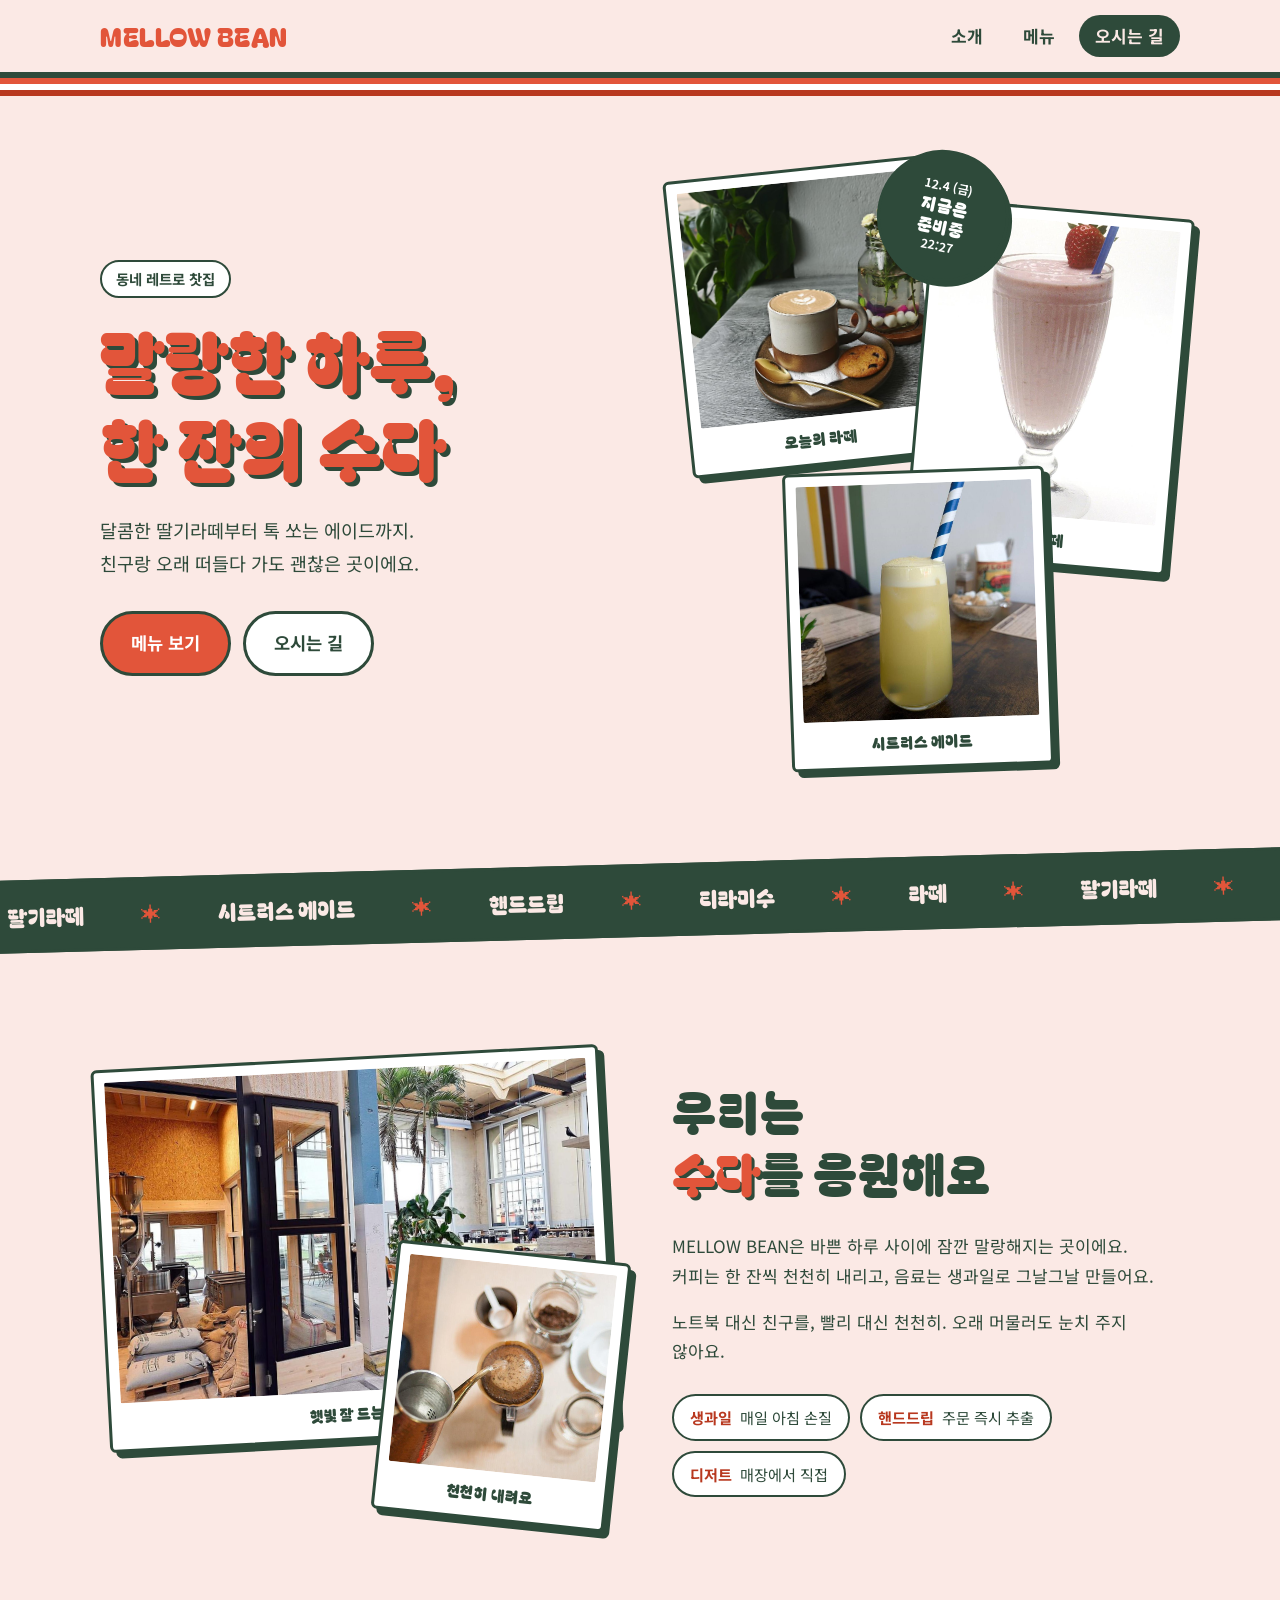
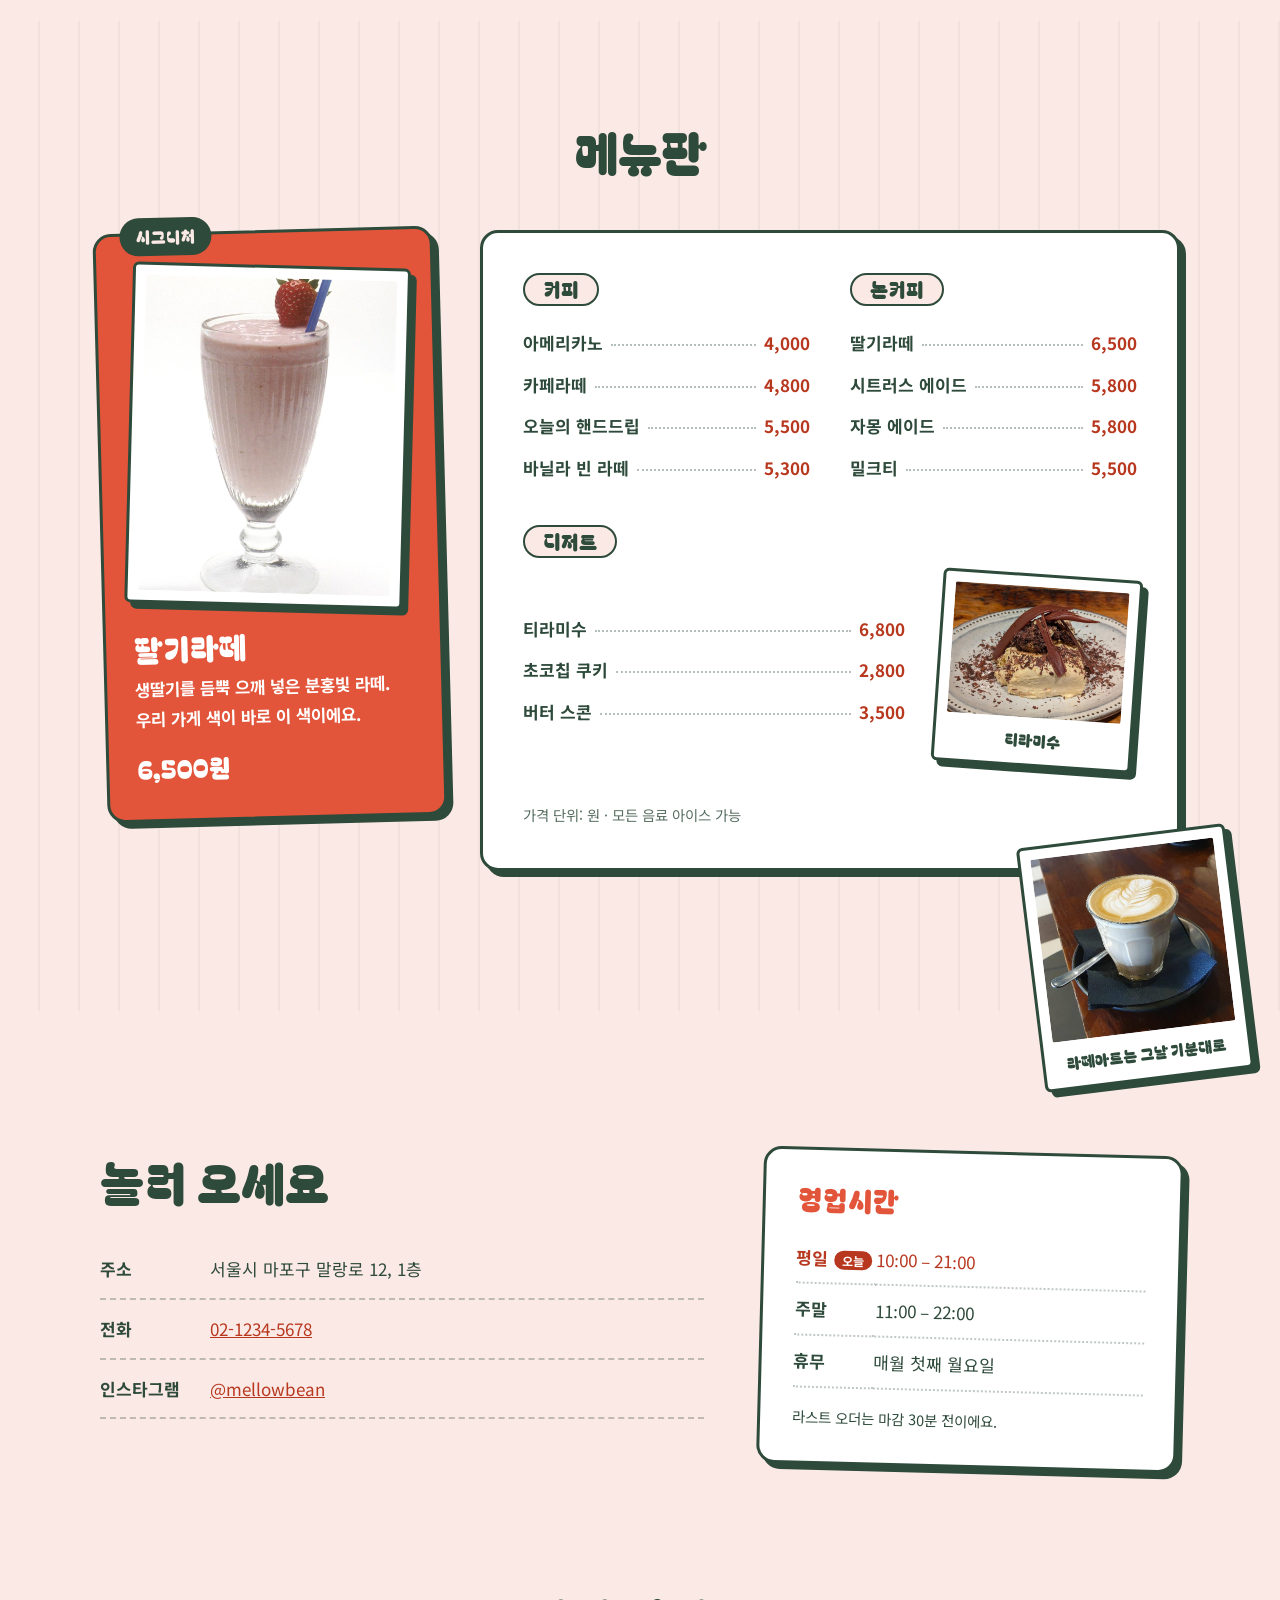
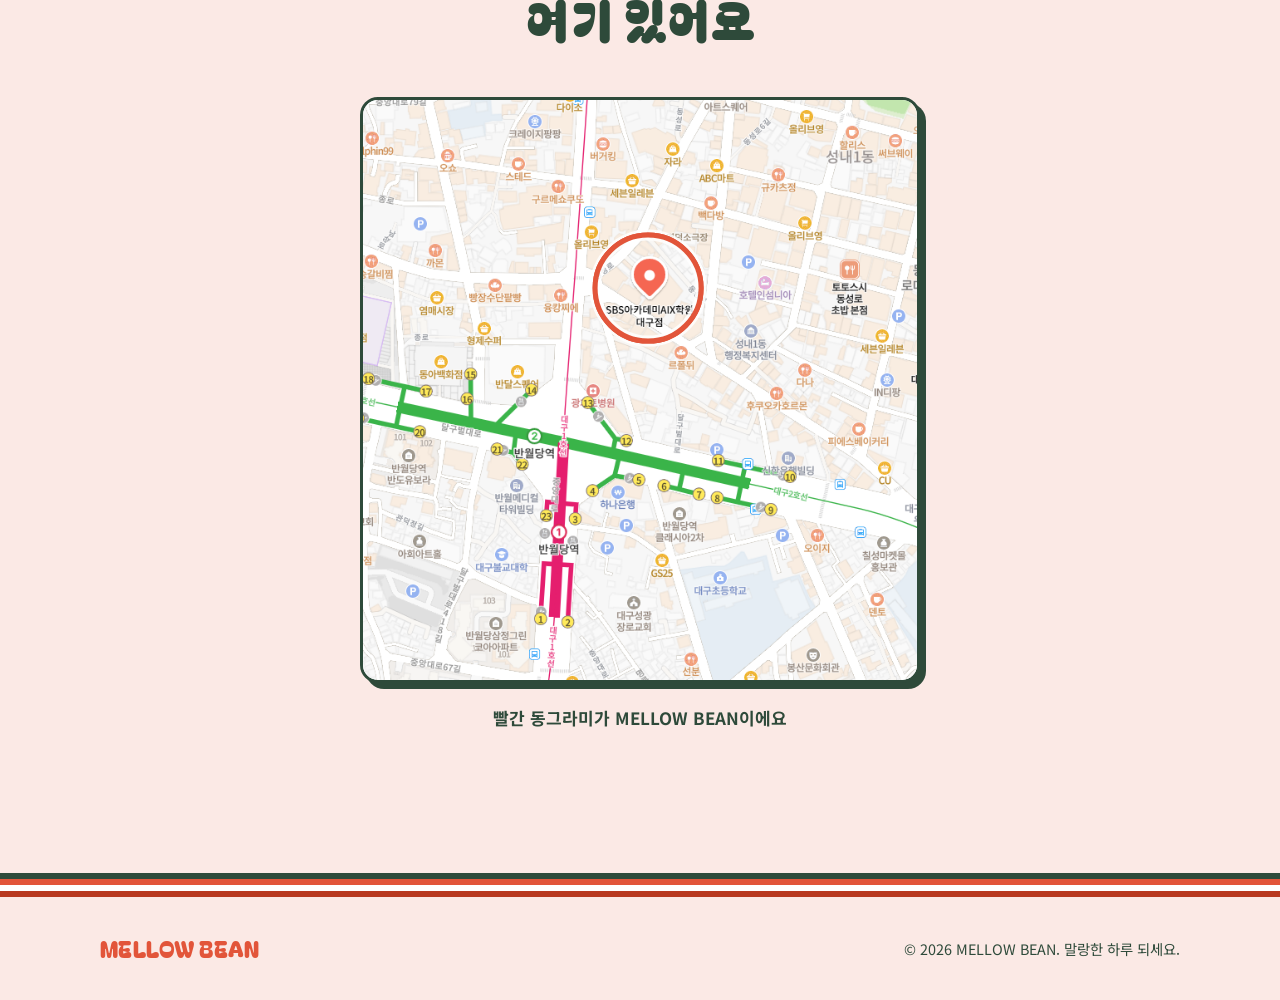
<file: index.html>
<!DOCTYPE html>
<html lang="ko">
<head>
  <meta charset="UTF-8">
  <meta name="viewport" content="width=device-width, initial-scale=1.0, viewport-fit=cover">
  <title>MELLOW BEAN — 말랑한 동네 찻집</title>
  <meta name="description" content="딸기라떼, 시트러스 에이드, 핸드드립이 있는 동네 레트로 찻집 MELLOW BEAN">
  <link rel="preconnect" href="https://fonts.googleapis.com">
  <link rel="preconnect" href="https://fonts.gstatic.com" crossorigin>
  <link href="https://fonts.googleapis.com/css2?family=Bagel+Fat+One&family=Noto+Sans+KR:wght@400;700&display=swap" rel="stylesheet">
  <link rel="stylesheet" href="css/style.css">
</head>
<body>

  <!-- 헤더 -->
  <header class="site-header">
    <div class="container header-inner">
      <a href="#top" class="logo">MELLOW BEAN</a>
      <button class="nav-toggle" aria-expanded="false" aria-controls="site-nav">
        <span class="sr-only">메뉴 열기</span>
        <span class="nav-toggle-bar"></span>
      </button>
      <nav id="site-nav" class="site-nav">
        <a href="#about">소개</a>
        <a href="#menu">메뉴</a>
        <a href="#visit">오시는 길</a>
      </nav>
    </div>
    <div class="stripes" aria-hidden="true"><span></span><span></span><span></span><span></span></div>
  </header>

  <main id="top">

    <!-- 히어로 -->
    <section class="hero">
      <div class="container hero-inner">
        <div class="hero-text">
          <p class="eyebrow">동네 레트로 찻집</p>
          <h1 class="hero-title">말랑한 하루,<br>한 잔의 수다</h1>
          <p class="hero-lead">달콤한 딸기라떼부터 톡 쏘는 에이드까지.<br>친구랑 오래 떠들다 가도 괜찮은 곳이에요.</p>
          <div class="hero-actions">
            <a href="#menu" class="btn btn-primary">메뉴 보기</a>
            <a href="#visit" class="btn btn-ghost">오시는 길</a>
          </div>
        </div>

        <div class="hero-photos">
          <figure class="polaroid polaroid--1">
            <img src="images/latte-with-cookie.jpg" alt="쿠키를 곁들인 라떼 한 잔" width="1200" height="1010">
            <figcaption>오늘의 라떼</figcaption>
          </figure>
          <figure class="polaroid polaroid--2">
            <img src="images/strawberry-latte.jpg" alt="딸기를 올린 분홍색 딸기라떼" width="875" height="1200">
            <figcaption>딸기라떼</figcaption>
          </figure>
          <figure class="polaroid polaroid--3">
            <img src="images/citrus-ade.jpg" alt="줄무늬 빨대를 꽂은 노란 시트러스 에이드" width="904" height="1200">
            <figcaption>시트러스 에이드</figcaption>
          </figure>
          <p class="sticker" id="open-status">오늘도<br>영업중</p>
        </div>
      </div>
    </section>

    <!-- 흐르는 띠 -->
    <div class="ticker" aria-hidden="true">
      <div class="ticker-track">
        <span>딸기라떼</span><span>시트러스 에이드</span><span>핸드드립</span><span>티라미수</span><span>라떼</span>
        <span>딸기라떼</span><span>시트러스 에이드</span><span>핸드드립</span><span>티라미수</span><span>라떼</span>
      </div>
    </div>

    <!-- 소개 -->
    <section class="about" id="about">
      <div class="container about-inner">
        <div class="about-photos">
          <figure class="polaroid polaroid--wide">
            <img src="images/cafe-interior.jpg" alt="큰 창과 야자수 화분이 있는 넓은 매장 내부" width="1200" height="816" loading="lazy">
            <figcaption>햇빛 잘 드는 자리</figcaption>
          </figure>
          <figure class="polaroid polaroid--small">
            <img src="images/hand-drip-coffee.jpg" alt="구리 주전자로 핸드드립 커피를 내리는 모습" width="1200" height="799" loading="lazy">
            <figcaption>천천히 내려요</figcaption>
          </figure>
        </div>
        <div class="about-text">
          <h2 class="section-title">우리는<br><span class="hl">수다</span>를 응원해요</h2>
          <p>MELLOW BEAN은 바쁜 하루 사이에 잠깐 말랑해지는 곳이에요. 커피는 한 잔씩 천천히 내리고, 음료는 생과일로 그날그날 만들어요.</p>
          <p>노트북 대신 친구를, 빨리 대신 천천히. 오래 머물러도 눈치 주지 않아요.</p>
          <ul class="facts">
            <li><strong>생과일</strong> 매일 아침 손질</li>
            <li><strong>핸드드립</strong> 주문 즉시 추출</li>
            <li><strong>디저트</strong> 매장에서 직접</li>
          </ul>
        </div>
      </div>
    </section>

    <!-- 메뉴 -->
    <section class="menu" id="menu">
      <div class="container">
        <h2 class="section-title section-title--center">메뉴판</h2>

        <div class="menu-layout">
          <!-- 시그니처 -->
          <article class="signature">
            <p class="signature-badge">시그니처</p>
            <figure class="polaroid polaroid--signature">
              <img src="images/strawberry-latte.jpg" alt="딸기라떼" width="875" height="1200" loading="lazy">
            </figure>
            <h3 class="signature-name">딸기라떼</h3>
            <p class="signature-desc">생딸기를 듬뿍 으깨 넣은 분홍빛 라떼. 우리 가게 색이 바로 이 색이에요.</p>
            <p class="signature-price">6,500원</p>
          </article>

          <!-- 메뉴 보드 -->
          <div class="menu-board">
            <section class="menu-group">
              <h3 class="menu-group-title">커피</h3>
              <ul class="menu-list">
                <li><span class="item">아메리카노</span><span class="price">4,000</span></li>
                <li><span class="item">카페라떼</span><span class="price">4,800</span></li>
                <li><span class="item">오늘의 핸드드립</span><span class="price">5,500</span></li>
                <li><span class="item">바닐라 빈 라떼</span><span class="price">5,300</span></li>
              </ul>
            </section>

            <section class="menu-group">
              <h3 class="menu-group-title">논커피</h3>
              <ul class="menu-list">
                <li><span class="item">딸기라떼</span><span class="price">6,500</span></li>
                <li><span class="item">시트러스 에이드</span><span class="price">5,800</span></li>
                <li><span class="item">자몽 에이드</span><span class="price">5,800</span></li>
                <li><span class="item">밀크티</span><span class="price">5,500</span></li>
              </ul>
            </section>

            <section class="menu-group menu-group--dessert">
              <h3 class="menu-group-title">디저트</h3>
              <div class="dessert-row">
                <ul class="menu-list">
                  <li><span class="item">티라미수</span><span class="price">6,800</span></li>
                  <li><span class="item">초코칩 쿠키</span><span class="price">2,800</span></li>
                  <li><span class="item">버터 스콘</span><span class="price">3,500</span></li>
                </ul>
                <figure class="polaroid polaroid--mini">
                  <img src="images/tiramisu.jpg" alt="초콜릿 장식을 올린 티라미수" width="1200" height="904" loading="lazy">
                  <figcaption>티라미수</figcaption>
                </figure>
              </div>
            </section>
            <p class="menu-note">가격 단위: 원 · 모든 음료 아이스 가능</p>
          </div>
        </div>

        <figure class="polaroid polaroid--latte">
          <img src="images/latte-art.jpg" alt="나뭇잎 모양 라떼아트가 그려진 라떼" width="1200" height="1037" loading="lazy">
          <figcaption>라떼아트는 그날 기분대로</figcaption>
        </figure>
      </div>
    </section>

    <!-- 오시는 길 -->
    <section class="visit" id="visit">
      <div class="container visit-inner">
        <div class="visit-text">
          <h2 class="section-title">놀러 오세요</h2>
          <dl class="info">
            <div><dt>주소</dt><dd>서울시 마포구 말랑로 12, 1층</dd></div>
            <div><dt>전화</dt><dd><a href="tel:0212345678">02-1234-5678</a></dd></div>
            <div><dt>인스타그램</dt><dd><a href="#">@mellowbean</a></dd></div>
          </dl>
        </div>
        <div class="hours-card">
          <h3 class="hours-title">영업시간</h3>
          <table class="hours">
            <tbody>
              <tr data-days="1,2,3,4,5"><th scope="row">평일</th><td>10:00 – 21:00</td></tr>
              <tr data-days="6,0"><th scope="row">주말</th><td>11:00 – 22:00</td></tr>
              <tr class="closed"><th scope="row">휴무</th><td>매월 첫째 월요일</td></tr>
            </tbody>
          </table>
          <p class="hours-note">라스트 오더는 마감 30분 전이에요.</p>
        </div>
      </div>
    </section>

    <!-- 지도 -->
    <section class="map" id="map">
      <div class="container">
        <h2 class="section-title section-title--center">여기 있어요</h2>
        <div class="map-frame">
          <img src="images/cafe-map.png" alt="반월당역 근처 MELLOW BEAN 위치 지도" width="667" height="698" loading="lazy">
          <span class="map-marker" aria-hidden="true"></span>
        </div>
        <p class="map-caption">빨간 동그라미가 MELLOW BEAN이에요</p>
      </div>
    </section>

  </main>

  <footer class="site-footer">
    <div class="stripes" aria-hidden="true"><span></span><span></span><span></span><span></span></div>
    <div class="container footer-inner">
      <p class="logo logo--footer">MELLOW BEAN</p>
      <p>&copy; <span id="year">2026</span> MELLOW BEAN. 말랑한 하루 되세요.</p>
    </div>
  </footer>

  <script src="js/main.js"></script>
</body>
</html>
</file>
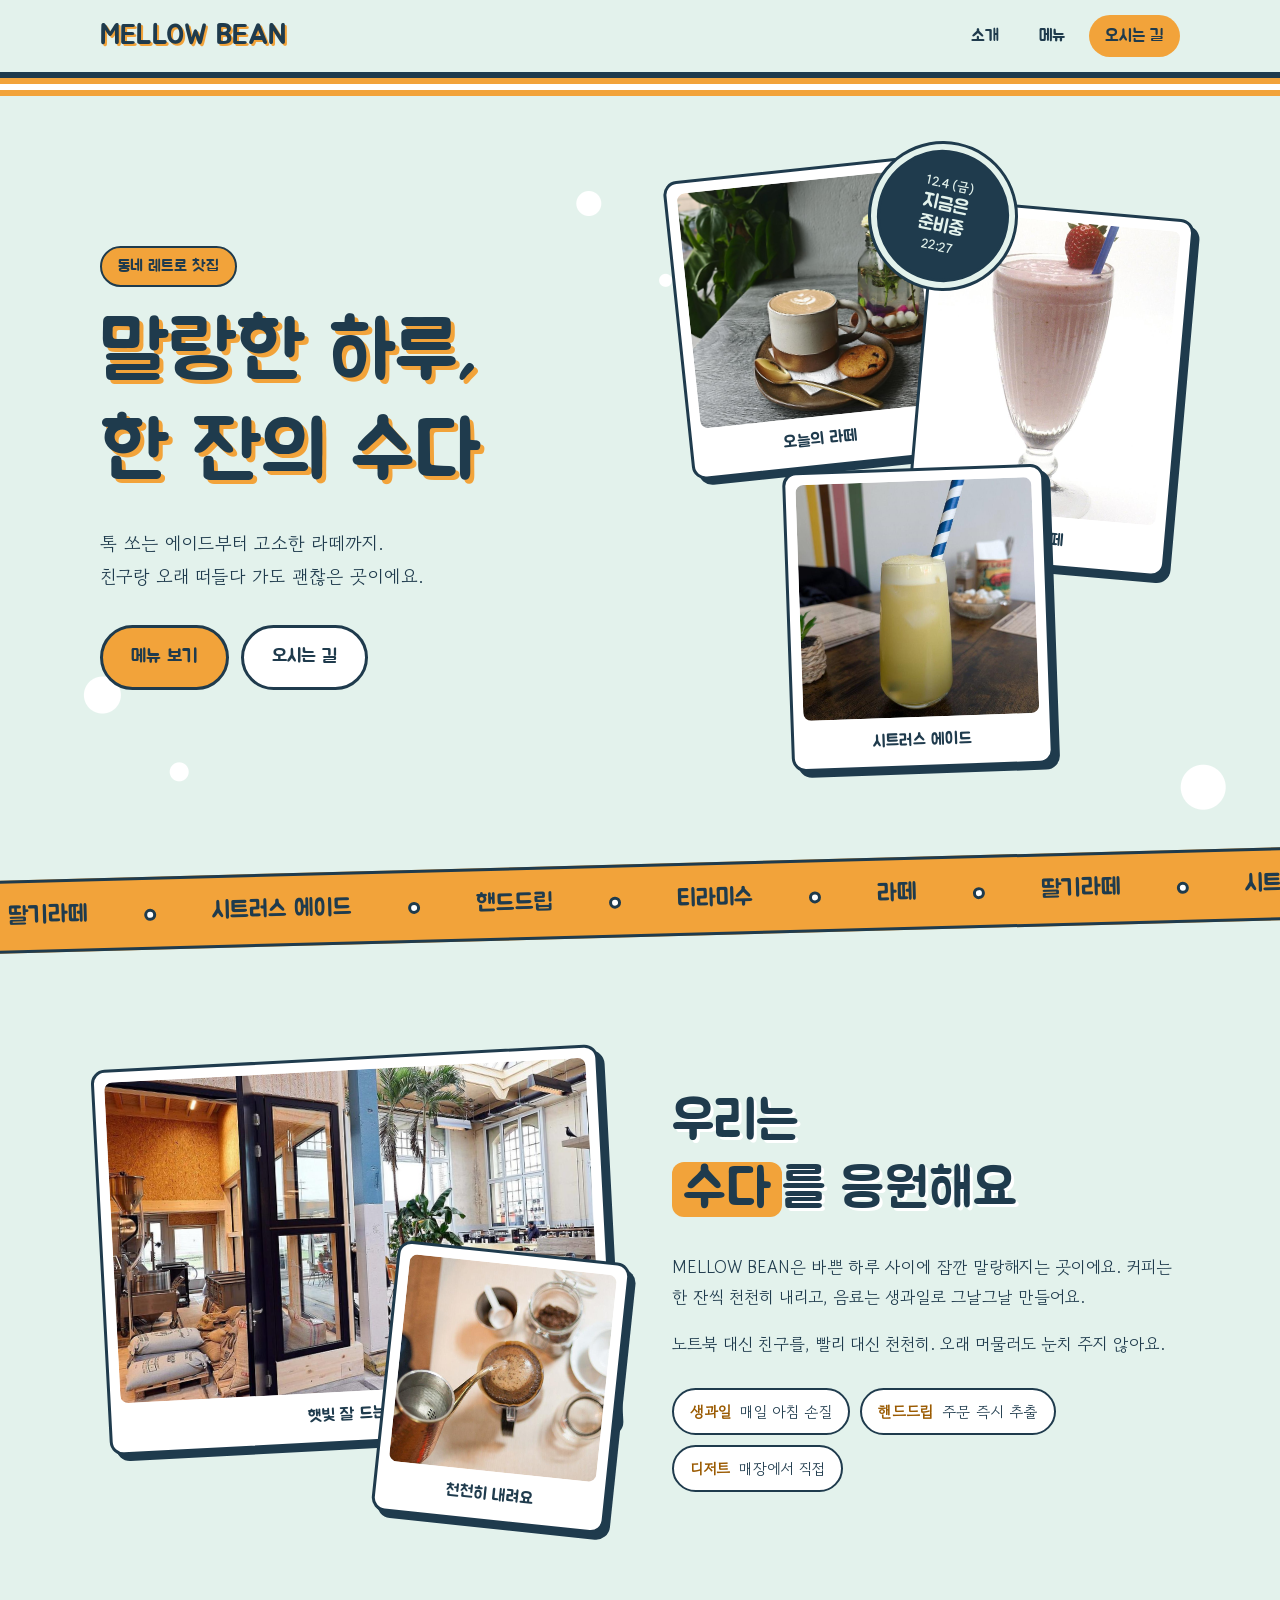
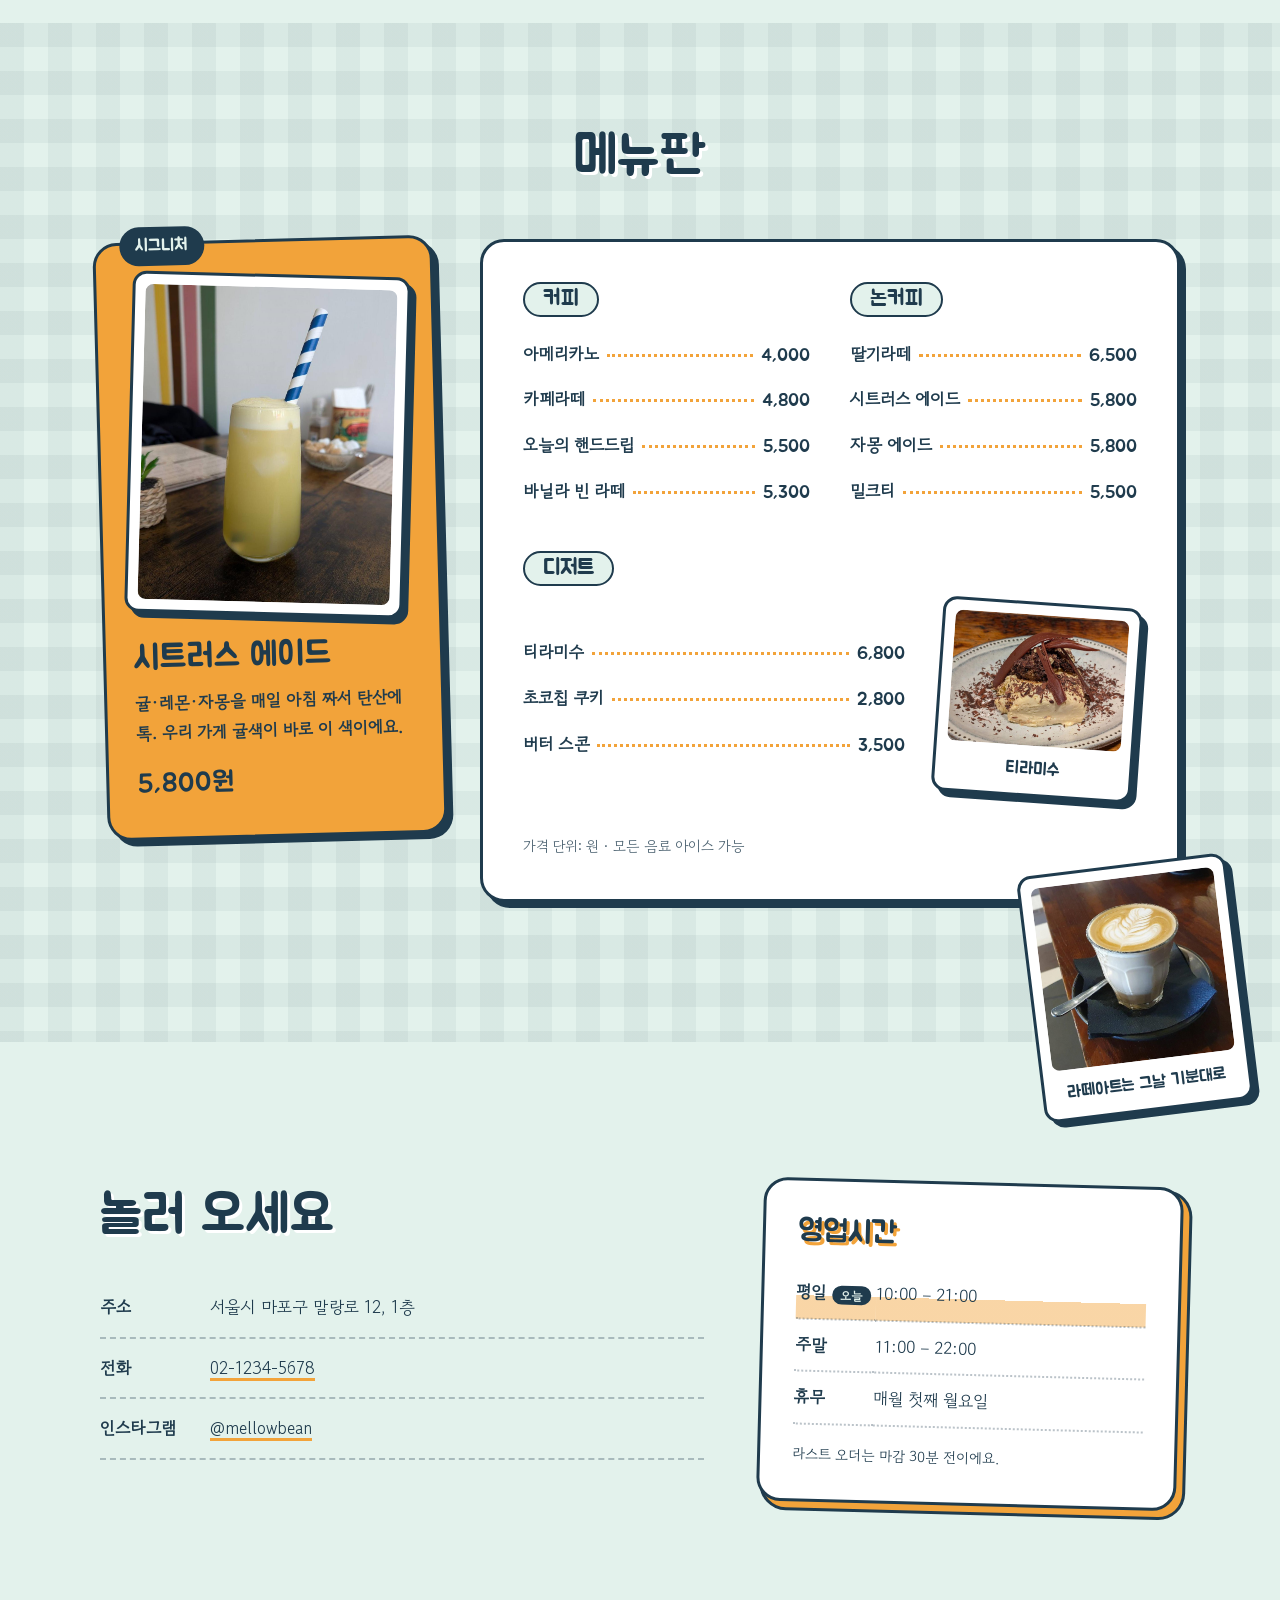
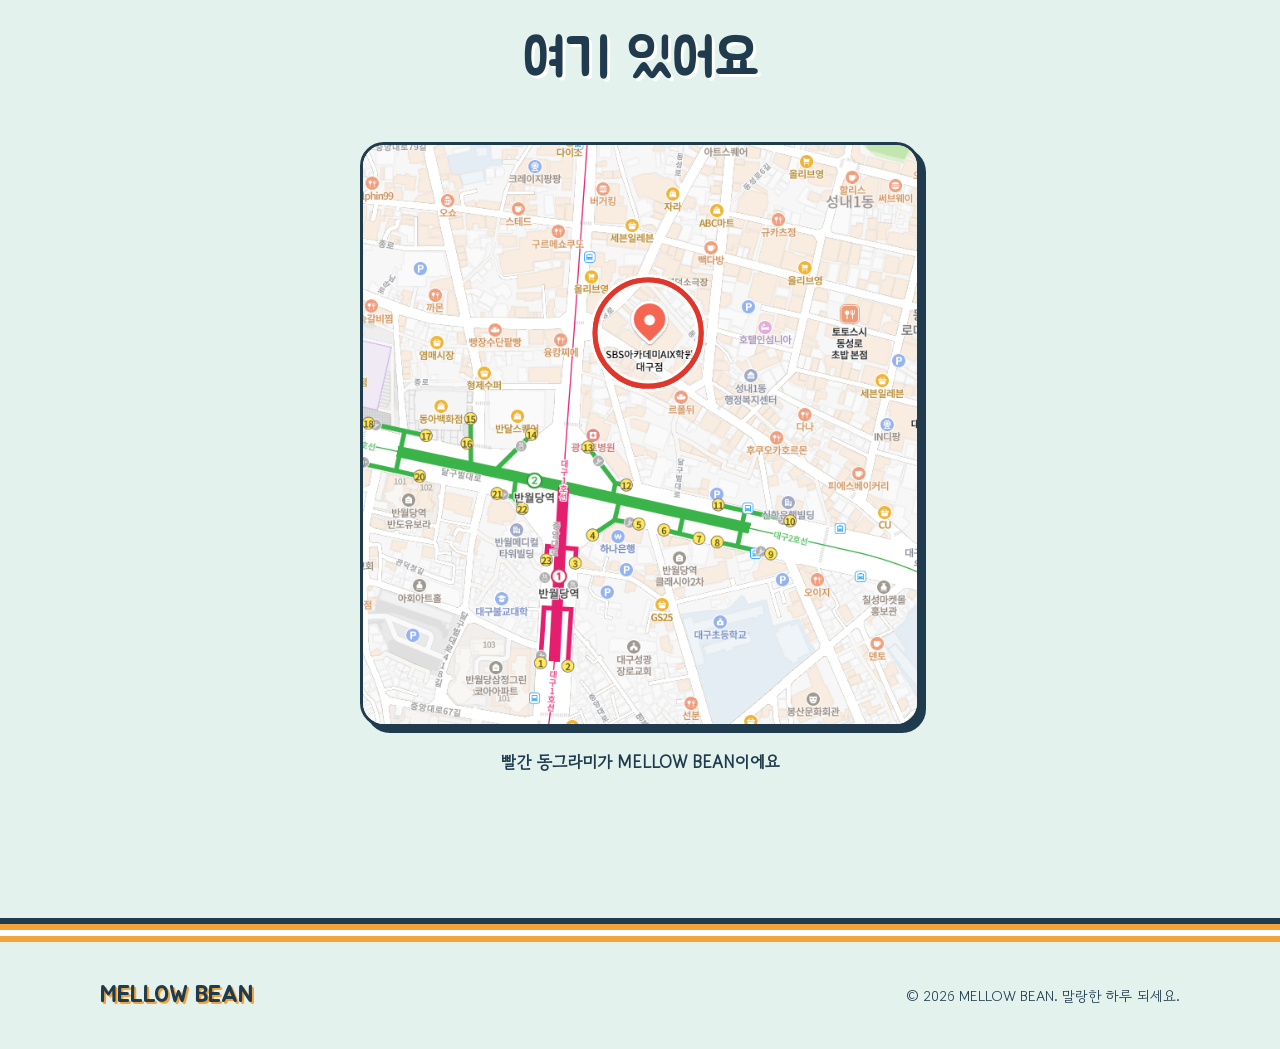
<file: plan-b-mint-soda/index.html>
<!DOCTYPE html>
<html lang="ko">
<head>
  <meta charset="UTF-8">
  <meta name="viewport" content="width=device-width, initial-scale=1.0, viewport-fit=cover">
  <title>MELLOW BEAN — 말랑한 동네 찻집 (Plan B 민트 소다)</title>
  <meta name="description" content="딸기라떼, 시트러스 에이드, 핸드드립이 있는 동네 레트로 찻집 MELLOW BEAN">
  <link rel="preconnect" href="https://fonts.googleapis.com">
  <link rel="preconnect" href="https://fonts.gstatic.com" crossorigin>
  <link href="https://fonts.googleapis.com/css2?family=Jua&family=Gowun+Dodum&display=swap" rel="stylesheet">
  <link rel="stylesheet" href="css/style.css">
</head>
<body>

  <!-- 헤더 -->
  <header class="site-header">
    <div class="container header-inner">
      <a href="#top" class="logo">MELLOW BEAN</a>
      <button class="nav-toggle" aria-expanded="false" aria-controls="site-nav">
        <span class="sr-only">메뉴 열기</span>
        <span class="nav-toggle-bar"></span>
      </button>
      <nav id="site-nav" class="site-nav">
        <a href="#about">소개</a>
        <a href="#menu">메뉴</a>
        <a href="#visit">오시는 길</a>
      </nav>
    </div>
    <div class="stripes" aria-hidden="true"><span></span><span></span><span></span><span></span></div>
  </header>

  <main id="top">

    <!-- 히어로 -->
    <section class="hero">
      <div class="container hero-inner">
        <div class="hero-text">
          <p class="eyebrow">동네 레트로 찻집</p>
          <h1 class="hero-title">말랑한 하루,<br>한 잔의 수다</h1>
          <p class="hero-lead">톡 쏘는 에이드부터 고소한 라떼까지.<br>친구랑 오래 떠들다 가도 괜찮은 곳이에요.</p>
          <div class="hero-actions">
            <a href="#menu" class="btn btn-primary">메뉴 보기</a>
            <a href="#visit" class="btn btn-ghost">오시는 길</a>
          </div>
        </div>

        <div class="hero-photos">
          <figure class="polaroid polaroid--1">
            <img src="../images/latte-with-cookie.jpg" alt="쿠키를 곁들인 라떼 한 잔" width="1200" height="1010">
            <figcaption>오늘의 라떼</figcaption>
          </figure>
          <figure class="polaroid polaroid--2">
            <img src="../images/strawberry-latte.jpg" alt="딸기를 올린 분홍색 딸기라떼" width="875" height="1200">
            <figcaption>딸기라떼</figcaption>
          </figure>
          <figure class="polaroid polaroid--3">
            <img src="../images/citrus-ade.jpg" alt="줄무늬 빨대를 꽂은 노란 시트러스 에이드" width="904" height="1200">
            <figcaption>시트러스 에이드</figcaption>
          </figure>
          <p class="sticker" id="open-status">오늘도<br>영업중</p>
        </div>
      </div>
    </section>

    <!-- 흐르는 띠 -->
    <div class="ticker" aria-hidden="true">
      <div class="ticker-track">
        <span>딸기라떼</span><span>시트러스 에이드</span><span>핸드드립</span><span>티라미수</span><span>라떼</span>
        <span>딸기라떼</span><span>시트러스 에이드</span><span>핸드드립</span><span>티라미수</span><span>라떼</span>
      </div>
    </div>

    <!-- 소개 -->
    <section class="about" id="about">
      <div class="container about-inner">
        <div class="about-photos">
          <figure class="polaroid polaroid--wide">
            <img src="../images/cafe-interior.jpg" alt="큰 창과 야자수 화분이 있는 넓은 매장 내부" width="1200" height="816" loading="lazy">
            <figcaption>햇빛 잘 드는 자리</figcaption>
          </figure>
          <figure class="polaroid polaroid--small">
            <img src="../images/hand-drip-coffee.jpg" alt="구리 주전자로 핸드드립 커피를 내리는 모습" width="1200" height="799" loading="lazy">
            <figcaption>천천히 내려요</figcaption>
          </figure>
        </div>
        <div class="about-text">
          <h2 class="section-title">우리는<br><span class="hl">수다</span>를 응원해요</h2>
          <p>MELLOW BEAN은 바쁜 하루 사이에 잠깐 말랑해지는 곳이에요. 커피는 한 잔씩 천천히 내리고, 음료는 생과일로 그날그날 만들어요.</p>
          <p>노트북 대신 친구를, 빨리 대신 천천히. 오래 머물러도 눈치 주지 않아요.</p>
          <ul class="facts">
            <li><strong>생과일</strong> 매일 아침 손질</li>
            <li><strong>핸드드립</strong> 주문 즉시 추출</li>
            <li><strong>디저트</strong> 매장에서 직접</li>
          </ul>
        </div>
      </div>
    </section>

    <!-- 메뉴 -->
    <section class="menu" id="menu">
      <div class="container">
        <h2 class="section-title section-title--center">메뉴판</h2>

        <div class="menu-layout">
          <!-- 시그니처 -->
          <article class="signature">
            <p class="signature-badge">시그니처</p>
            <figure class="polaroid polaroid--signature">
              <img src="../images/citrus-ade.jpg" alt="시트러스 에이드" width="904" height="1200" loading="lazy">
            </figure>
            <h3 class="signature-name">시트러스 에이드</h3>
            <p class="signature-desc">귤·레몬·자몽을 매일 아침 짜서 탄산에 톡. 우리 가게 귤색이 바로 이 색이에요.</p>
            <p class="signature-price">5,800원</p>
          </article>

          <!-- 메뉴 보드 -->
          <div class="menu-board">
            <section class="menu-group">
              <h3 class="menu-group-title">커피</h3>
              <ul class="menu-list">
                <li><span class="item">아메리카노</span><span class="price">4,000</span></li>
                <li><span class="item">카페라떼</span><span class="price">4,800</span></li>
                <li><span class="item">오늘의 핸드드립</span><span class="price">5,500</span></li>
                <li><span class="item">바닐라 빈 라떼</span><span class="price">5,300</span></li>
              </ul>
            </section>

            <section class="menu-group">
              <h3 class="menu-group-title">논커피</h3>
              <ul class="menu-list">
                <li><span class="item">딸기라떼</span><span class="price">6,500</span></li>
                <li><span class="item">시트러스 에이드</span><span class="price">5,800</span></li>
                <li><span class="item">자몽 에이드</span><span class="price">5,800</span></li>
                <li><span class="item">밀크티</span><span class="price">5,500</span></li>
              </ul>
            </section>

            <section class="menu-group menu-group--dessert">
              <h3 class="menu-group-title">디저트</h3>
              <div class="dessert-row">
                <ul class="menu-list">
                  <li><span class="item">티라미수</span><span class="price">6,800</span></li>
                  <li><span class="item">초코칩 쿠키</span><span class="price">2,800</span></li>
                  <li><span class="item">버터 스콘</span><span class="price">3,500</span></li>
                </ul>
                <figure class="polaroid polaroid--mini">
                  <img src="../images/tiramisu.jpg" alt="초콜릿 장식을 올린 티라미수" width="1200" height="904" loading="lazy">
                  <figcaption>티라미수</figcaption>
                </figure>
              </div>
            </section>
            <p class="menu-note">가격 단위: 원 · 모든 음료 아이스 가능</p>
          </div>
        </div>

        <figure class="polaroid polaroid--latte">
          <img src="../images/latte-art.jpg" alt="나뭇잎 모양 라떼아트가 그려진 라떼" width="1200" height="1037" loading="lazy">
          <figcaption>라떼아트는 그날 기분대로</figcaption>
        </figure>
      </div>
    </section>

    <!-- 오시는 길 -->
    <section class="visit" id="visit">
      <div class="container visit-inner">
        <div class="visit-text">
          <h2 class="section-title">놀러 오세요</h2>
          <dl class="info">
            <div><dt>주소</dt><dd>서울시 마포구 말랑로 12, 1층</dd></div>
            <div><dt>전화</dt><dd><a href="tel:0212345678">02-1234-5678</a></dd></div>
            <div><dt>인스타그램</dt><dd><a href="#">@mellowbean</a></dd></div>
          </dl>
        </div>
        <div class="hours-card">
          <h3 class="hours-title">영업시간</h3>
          <table class="hours">
            <tbody>
              <tr data-days="1,2,3,4,5"><th scope="row">평일</th><td>10:00 – 21:00</td></tr>
              <tr data-days="6,0"><th scope="row">주말</th><td>11:00 – 22:00</td></tr>
              <tr class="closed"><th scope="row">휴무</th><td>매월 첫째 월요일</td></tr>
            </tbody>
          </table>
          <p class="hours-note">라스트 오더는 마감 30분 전이에요.</p>
        </div>
      </div>
    </section>

    <!-- 지도 -->
    <section class="map" id="map">
      <div class="container">
        <h2 class="section-title section-title--center">여기 있어요</h2>
        <div class="map-frame">
          <img src="../images/cafe-map.png" alt="반월당역 근처 MELLOW BEAN 위치 지도" width="667" height="698" loading="lazy">
          <span class="map-marker" aria-hidden="true"></span>
        </div>
        <p class="map-caption">빨간 동그라미가 MELLOW BEAN이에요</p>
      </div>
    </section>

  </main>

  <footer class="site-footer">
    <div class="stripes" aria-hidden="true"><span></span><span></span><span></span><span></span></div>
    <div class="container footer-inner">
      <p class="logo logo--footer">MELLOW BEAN</p>
      <p>&copy; <span id="year">2026</span> MELLOW BEAN. 말랑한 하루 되세요.</p>
    </div>
  </footer>

  <script src="js/main.js"></script>
</body>
</html>
</file>
<file: css/style.css>
/* =========================================================
   MELLOW BEAN — 디자인노트.md 기준
   분위기: 경쾌한 레트로 찻집 (70년대 팝)
   색: 딸기 셔벗 / 글꼴: Bagel Fat One + Noto Sans KR
   ========================================================= */

:root {
  /* 기본 3색 */
  --color-bg: #FBE9E5;       /* 연핑크 */
  --color-text: #2E4A3A;     /* 숲초록 */
  --color-accent: #E2553A;   /* 토마토레드 — 큰 제목·버튼 전용 */

  /* 보조 색 (예비안 5-2) */
  --color-accent-dark: #B8381F; /* 작은 글씨 링크·강조 */
  --color-surface: #FFFFFF;     /* 카드 배경 */

  --font-title: 'Bagel Fat One', sans-serif;
  --font-body: 'Noto Sans KR', sans-serif;

  --radius: 18px;
  --shadow: 6px 6px 0 var(--color-text);
  --container: 1120px;

  /* 반응형 */
  --gutter: 20px;      /* 화면 좌우 여백 */
  --header-h: 72px;    /* 헤더 높이 */
  --nav-hover-bg: var(--color-text);
  --nav-hover-color: var(--color-bg);
}

/* ---------- 기본 ---------- */
*,
*::before,
*::after { box-sizing: border-box; }

html { scroll-behavior: smooth; -webkit-text-size-adjust: 100%; text-size-adjust: 100%; }

body {
  margin: 0;
  background: var(--color-bg);
  color: var(--color-text);
  font-family: var(--font-body);
  font-size: 17px;
  line-height: 1.75;
  word-break: keep-all;
  overflow-x: hidden;
}

img { display: block; max-width: 100%; height: auto; }

a { color: var(--color-accent-dark); }

h1, h2, h3 { margin: 0; line-height: 1.2; }

.container {
  width: 100%;
  max-width: var(--container);
  margin: 0 auto;
  /* 아이폰 노치 영역까지 고려한 좌우 여백 */
  padding-left: max(var(--gutter), env(safe-area-inset-left));
  padding-right: max(var(--gutter), env(safe-area-inset-right));
}

.sr-only {
  position: absolute; width: 1px; height: 1px;
  overflow: hidden; clip: rect(0 0 0 0); white-space: nowrap;
}

/* ---------- 레트로 줄무늬 ---------- */
.stripes { display: flex; flex-direction: column; }
.stripes span { height: 6px; }
.stripes span:nth-child(1) { background: var(--color-text); }
.stripes span:nth-child(2) { background: var(--color-accent); }
.stripes span:nth-child(3) { background: var(--color-surface); }
.stripes span:nth-child(4) { background: var(--color-accent-dark); }

/* ---------- 헤더 ---------- */
.site-header {
  position: sticky; top: 0; z-index: 50;
  background: var(--color-bg);
}

.header-inner {
  display: flex; align-items: center; justify-content: space-between;
  height: var(--header-h);
}

.logo {
  font-family: var(--font-title);
  font-size: 1.6rem;
  color: var(--color-accent);
  text-decoration: none;
  letter-spacing: 0.02em;
}

.site-nav { display: flex; gap: 8px; }

.site-nav a {
  padding: 6px 16px;
  border-radius: 999px;
  color: var(--color-text);
  font-weight: 700;
  text-decoration: none;
  transition: background .2s, color .2s;
}

.site-nav a.is-active {
  background: var(--color-text);
  color: var(--color-bg);
}

/* 햄버거 버튼 (640px 이하에서만 보임) */
.nav-toggle {
  display: none;
  place-items: center;
  width: 44px; height: 44px;
  background: var(--color-surface);
  border: 3px solid var(--color-text);
  border-radius: 12px;
  cursor: pointer;
}
.nav-toggle-bar,
.nav-toggle-bar::before,
.nav-toggle-bar::after {
  display: block; width: 18px; height: 3px;
  background: var(--color-text); border-radius: 2px;
  content: ""; position: relative;
}
.nav-toggle-bar::before { position: absolute; top: -6px; }
.nav-toggle-bar::after  { position: absolute; top: 6px; }

/* ---------- 버튼 ---------- */
.btn {
  display: inline-block;
  padding: 14px 28px;
  border: 3px solid var(--color-text);
  border-radius: 999px;
  font-size: 1.1rem;
  font-weight: 700;
  text-decoration: none;
  transition: transform .15s, box-shadow .15s;
}


.btn-primary { background: var(--color-accent); color: var(--color-surface); }
.btn-ghost   { background: var(--color-surface); color: var(--color-text); }

/* ---------- 폴라로이드 (예비안 5-4) ---------- */
.polaroid {
  margin: 0;
  padding: 10px 10px 0;
  background: var(--color-surface);
  border: 3px solid var(--color-text);
  border-radius: 6px;
  box-shadow: var(--shadow);
}

.polaroid img {
  width: 100%;
  aspect-ratio: 4 / 5;
  object-fit: cover;
  border-radius: 2px;
}

.polaroid figcaption {
  padding: 8px 4px 10px;
  font-family: var(--font-title);
  font-size: 1rem;
  text-align: center;
}

/* ---------- 히어로 ---------- */
.hero { padding: 72px 0 96px; }

.hero-inner {
  display: grid;
  grid-template-columns: 1.05fr 1fr;
  gap: 48px;
  align-items: center;
}

.eyebrow {
  display: inline-block;
  margin: 0 0 16px;
  padding: 4px 14px;
  border: 2px solid var(--color-text);
  border-radius: 999px;
  background: var(--color-surface);
  font-weight: 700;
  font-size: .9rem;
}

.hero-title {
  font-family: var(--font-title);
  font-weight: 400;
  font-size: clamp(2.6rem, 6vw, 4.6rem);
  color: var(--color-accent);
  text-shadow: 4px 4px 0 var(--color-text);
  margin-bottom: 24px;
}

.hero-lead { font-size: 1.15rem; margin: 0 0 32px; }

.hero-actions { display: flex; flex-wrap: wrap; gap: 12px; }

.hero-photos {
  position: relative;
  min-height: 600px; /* 사진끼리 덜 겹쳐서 아래 설명 글자가 보이도록 */
}

.hero-photos .polaroid { position: absolute; width: 52%; }
.polaroid--1 { top: 0;    left: 0;   transform: rotate(-6deg); z-index: 1; }
.polaroid--2 { top: 40px; right: 0;  transform: rotate(5deg);  z-index: 2; }
.polaroid--3 { bottom: 0; left: 22%; transform: rotate(-2deg); z-index: 3; width: 44%; }
.polaroid--1 img { aspect-ratio: 1 / 1; }
.polaroid--3 img { aspect-ratio: 1 / 1; }

.sticker {
  position: absolute; top: -18px; right: 34%; z-index: 4;
  display: flex; flex-direction: column; align-items: center; justify-content: center;
  gap: 3px;
  width: 132px; height: 132px; margin: 0;
  border: 3px solid var(--color-text);
  border-radius: 50%;
  background: var(--color-accent);
  color: var(--color-surface);
  font-family: var(--font-title);
  font-size: 1.1rem;
  line-height: 1.2;
  text-align: center;
  transform: rotate(12deg);
  box-shadow: 4px 4px 0 var(--color-text);
}

.sticker.is-closed { background: var(--color-text); }

.sticker-date,
.sticker-time {
  font-family: var(--font-body);
  font-weight: 700;
  font-size: .75rem;
  line-height: 1;
}

.sticker-status { display: block; }

/* ---------- 흐르는 띠 ---------- */
.ticker {
  overflow: hidden;
  background: var(--color-text);
  color: var(--color-bg);
  border-block: 3px solid var(--color-text);
  transform: rotate(-1.5deg);
  margin: 0 -20px;
}

.ticker-track {
  display: flex; width: max-content;
  animation: ticker 28s linear infinite;
}

.ticker span {
  padding: 14px 28px;
  font-family: var(--font-title);
  font-size: 1.4rem;
  white-space: nowrap;
}

.ticker span::after { content: "✶"; margin-left: 56px; color: var(--color-accent); }

@keyframes ticker { to { transform: translateX(-50%); } }

/* ---------- 섹션 공통 ---------- */
section { scroll-margin-top: 84px; }

.section-title {
  font-family: var(--font-title);
  font-weight: 400;
  font-size: clamp(2rem, 4.5vw, 3.2rem);
  margin-bottom: 28px;
}

.section-title--center { text-align: center; margin-bottom: 48px; }

.hl {
  color: var(--color-accent);
  text-shadow: 3px 3px 0 var(--color-text);
}

/* ---------- 소개 ---------- */
.about { padding: 120px 0 100px; }

.about-inner {
  display: grid;
  grid-template-columns: 1fr 1fr;
  gap: 64px;
  align-items: center;
}

.about-photos { position: relative; padding-bottom: 80px; }
.polaroid--wide { transform: rotate(-3deg); }
.polaroid--wide img { aspect-ratio: 3 / 2; }
.polaroid--small {
  position: absolute; right: -10px; bottom: 0;
  width: 46%;
  transform: rotate(6deg);
}
.polaroid--small img { aspect-ratio: 1 / 1; }

.about-text p { margin: 0 0 16px; }

.facts {
  list-style: none; padding: 0; margin: 28px 0 0;
  display: flex; flex-wrap: wrap; gap: 10px;
}

.facts li {
  padding: 8px 16px;
  background: var(--color-surface);
  border: 2px solid var(--color-text);
  border-radius: 999px;
  font-size: .95rem;
}

.facts strong { color: var(--color-accent-dark); margin-right: 4px; }

/* ---------- 메뉴 ---------- */
.menu {
  position: relative;
  padding: 100px 0 140px;
  background:
    repeating-linear-gradient(90deg,
      transparent 0 38px,
      rgba(46, 74, 58, .05) 38px 40px);
}

.menu-layout {
  display: grid;
  grid-template-columns: 340px 1fr;
  gap: 40px;
  align-items: start;
}

/* 시그니처 */
.signature {
  position: relative;
  padding: 32px 28px 28px;
  background: var(--color-accent);
  color: var(--color-surface);
  border: 3px solid var(--color-text);
  border-radius: var(--radius);
  box-shadow: var(--shadow);
  transform: rotate(-1.5deg);
}

.signature-badge {
  position: absolute; top: -18px; left: 24px; margin: 0;
  padding: 4px 16px;
  background: var(--color-text);
  color: var(--color-bg);
  border-radius: 999px;
  font-family: var(--font-title);
}

.polaroid--signature { transform: rotate(3deg); margin-bottom: 20px; padding-bottom: 10px; }

.signature-name { font-family: var(--font-title); font-weight: 400; font-size: 2rem; }
.signature-desc { margin: 8px 0 12px; font-size: 1.05rem; font-weight: 700; }
.signature-price { margin: 0; font-family: var(--font-title); font-size: 1.6rem; }

/* 메뉴 보드 */
.menu-board {
  display: grid;
  grid-template-columns: 1fr 1fr;
  gap: 36px 40px;
  padding: 40px;
  background: var(--color-surface);
  border: 3px solid var(--color-text);
  border-radius: var(--radius);
  box-shadow: var(--shadow);
}

.menu-group--dessert { grid-column: 1 / -1; }

.menu-group-title {
  display: inline-block;
  margin-bottom: 16px;
  padding: 2px 18px;
  background: var(--color-bg);
  border: 2px solid var(--color-text);
  border-radius: 999px;
  font-family: var(--font-title);
  font-weight: 400;
  font-size: 1.3rem;
}

.menu-list { list-style: none; padding: 0; margin: 0; }

.menu-list li {
  display: flex; align-items: baseline; gap: 8px;
  padding: 6px 0;
}

/* 메뉴명 ····· 가격 (점선 리더) */
.menu-list .item { order: 1; font-weight: 700; }
.menu-list .price {
  order: 3;
  font-weight: 700;
  color: var(--color-accent-dark);
}
.menu-list li::before {
  content: "";
  order: 2;
  flex: 1;
  border-bottom: 2px dotted var(--color-text);
  opacity: .35;
  transform: translateY(-4px);
}

.dessert-row {
  display: grid;
  grid-template-columns: 1fr 200px;
  gap: 32px;
  align-items: center;
}

.polaroid--mini { transform: rotate(4deg); }
.polaroid--mini img { aspect-ratio: 4 / 3; }

.menu-note {
  grid-column: 1 / -1;
  margin: 0;
  font-size: .9rem;
  opacity: .8;
}

.polaroid--latte {
  position: absolute;
  right: max(20px, calc((100vw - var(--container)) / 2 - 40px));
  bottom: -70px;
  width: 210px;
  transform: rotate(-7deg);
  z-index: 5;
}
.polaroid--latte img { aspect-ratio: 1 / 1; }

/* ---------- 오시는 길 ---------- */
.visit { padding: 140px 0 100px; }

.visit-inner {
  display: grid;
  grid-template-columns: 1fr 420px;
  gap: 56px;
  align-items: start;
}

.info { margin: 0; }
.info div {
  display: grid; grid-template-columns: 110px 1fr;
  padding: 14px 0;
  border-bottom: 2px dashed rgba(46, 74, 58, .3);
}
.info dt { font-weight: 700; }
.info dd { margin: 0; }

.hours-card {
  padding: 32px;
  background: var(--color-surface);
  border: 3px solid var(--color-text);
  border-radius: var(--radius);
  box-shadow: var(--shadow);
  transform: rotate(1.5deg);
}

.hours-title {
  font-family: var(--font-title);
  font-weight: 400;
  font-size: 1.8rem;
  color: var(--color-accent);
  margin-bottom: 16px;
}

.hours { width: 100%; border-collapse: collapse; }
.hours th, .hours td { padding: 10px 0; text-align: left; border-bottom: 2px dotted rgba(46, 74, 58, .3); }
.hours th { width: 80px; }
.hours tr.is-today th,
.hours tr.is-today td { color: var(--color-accent-dark); }
.hours tr.is-today th::after {
  content: "오늘";
  margin-left: 6px;
  padding: 1px 8px;
  border-radius: 999px;
  background: var(--color-accent-dark);
  color: var(--color-surface);
  font-size: .75rem;
  vertical-align: middle;
}
.hours-note { margin: 16px 0 0; font-size: .9rem; }

/* ---------- 지도 ---------- */
.map { padding: 20px 0 100px; scroll-margin-top: 84px; }

.map-frame {
  position: relative;
  max-width: 560px;
  margin: 0 auto;
  background: var(--color-surface);
  border: 3px solid var(--color-text);
  border-radius: var(--radius);
  box-shadow: var(--shadow);
  overflow: hidden;
}

.map-frame img { width: 100%; }

/* 카페 위치 강조 — 지도 속 핀(가로 51.4%, 세로 32.5%) 위에 빨간 동그라미 */
.map-marker {
  position: absolute;
  left: 51.4%;
  top: 32.5%;
  width: 20%;
  aspect-ratio: 1;
  transform: translate(-50%, -50%);
  border: 5px solid var(--map-marker, #E2553A);
  border-radius: 50%;
  box-shadow: 0 0 0 3px rgba(255, 255, 255, .85), inset 0 0 0 3px rgba(255, 255, 255, .85);
  pointer-events: none;
}

.map-marker::after {
  content: "";
  position: absolute;
  inset: -5px;
  border: 4px solid var(--map-marker, #E2553A);
  border-radius: 50%;
  animation: map-pulse 1.8s ease-out infinite;
}

@keyframes map-pulse {
  from { transform: scale(1); opacity: .8; }
  to   { transform: scale(1.6); opacity: 0; }
}

.map-caption {
  margin: 20px 0 0;
  text-align: center;
  font-weight: 700;
}

/* ---------- 푸터 ---------- */
.site-footer { margin-top: 40px; }
.footer-inner {
  display: flex; flex-wrap: wrap; align-items: center; justify-content: space-between;
  gap: 8px;
  padding-block: 32px;
  font-size: .9rem;
}
.footer-inner p { margin: 0; }
.logo--footer { font-size: 1.4rem; }

/* =========================================================
   반응형
    960 이하 : 라떼 폴라로이드를 메뉴판 아래 모서리에 겹치게
   1100 이하 : 작은 노트북 — 간격·칸 너비 축소
    960 이하 : 태블릿 — 1단 + 시그니처 가로형 + 오시는 길 2단
    640 이하 : 모바일 — 햄버거 메뉴, 모든 영역 1단
    380 이하 : 작은 휴대폰 — 글자·여백 한 번 더 축소
   가로로 눕힌 휴대폰 : 헤더 고정 해제
   ========================================================= */

/* 마우스가 있는 기기에서만 hover 효과 (터치 기기에서 눌린 채 남는 문제 방지) */
@media (hover: hover) {
  .site-nav a:hover { background: var(--nav-hover-bg); color: var(--nav-hover-color); }
  .btn:hover { transform: translate(-2px, -2px); box-shadow: 4px 4px 0 var(--color-text); }
}

@media (max-width: 960px) {
  .menu { padding-bottom: 100px; }
  .polaroid--latte {
    position: relative;
    right: auto; bottom: auto;
    display: block;
    width: 200px;
    margin: -48px 24px 0 auto; /* 메뉴판 아래 모서리에 살짝 겹치게 */
  }
}

@media (max-width: 1100px) {
  :root { --gutter: 24px; }
  .hero-inner { gap: 32px; }
  .menu-layout { grid-template-columns: 300px 1fr; gap: 32px; }
  .menu-board { padding: 32px; gap: 32px; }
  .visit-inner { grid-template-columns: 1fr 380px; gap: 40px; }
}

@media (max-width: 960px) {
  .hero-inner,
  .about-inner,
  .menu-layout { grid-template-columns: 1fr; }

  .hero { padding: 56px 0 88px; }
  .hero-text { max-width: 600px; }
  .hero-photos {
    min-height: 0;
    aspect-ratio: 1 / 1.12;
    width: 100%;
    max-width: 520px;
    margin: 24px auto 0;
  }

  .about { padding: 96px 0 80px; }
  .about-inner { gap: 40px; }
  .about-photos { max-width: 600px; }

  /* 시그니처: 사진 왼쪽 · 설명 오른쪽 가로형 카드 */
  .signature {
    display: grid;
    grid-template-columns: 200px 1fr;
    column-gap: 28px;
    align-items: center;
    transform: rotate(-1deg);
  }
  .polaroid--signature { grid-row: 1 / span 3; margin: 0; }

  .visit { padding: 100px 0 80px; }
  .visit-inner { grid-template-columns: 1fr 1fr; gap: 32px; }
  .hours-card { padding: 28px 24px; }
}

@media (max-width: 640px) {
  :root { --gutter: 16px; --header-h: 60px; }
  body { font-size: 16px; }
  section { scroll-margin-top: 72px; }

  /* 헤더 · 햄버거 메뉴 */
  .logo { font-size: 1.4rem; }
  .stripes span { height: 4px; }
  .nav-toggle { display: grid; }
  .site-nav {
    position: absolute; top: var(--header-h); left: 0; right: 0;
    display: none;
    flex-direction: column; gap: 4px;
    padding: 12px var(--gutter) 20px;
    background: var(--color-bg);
    border-bottom: 3px solid var(--color-text);
  }
  .site-nav.is-open { display: flex; }
  .site-nav a { padding: 12px 16px; }

  /* 히어로 */
  .hero { padding: 36px 0 64px; }
  .hero-photos { aspect-ratio: 1 / 1.3; margin-top: 8px; } /* 사진 설명이 가려지지 않도록 세로로 여유 */
  .sticker { width: 108px; height: 108px; font-size: .95rem; top: -10px; gap: 2px; }
  .sticker-date,
  .sticker-time { font-size: .68rem; }

  .ticker span { padding: 10px 20px; font-size: 1.15rem; }
  .ticker span::after { margin-left: 40px; }

  /* 소개 */
  .about { padding: 80px 0 64px; }
  .about-photos { padding-bottom: 64px; }
  .polaroid--small { right: 0; width: 48%; }
  .facts li { font-size: .9rem; }

  /* 메뉴 */
  .menu { padding: 64px 0 72px; }
  .section-title--center { margin-bottom: 36px; }
  .menu-layout { gap: 32px; }
  .signature { display: block; padding: 28px 20px 24px; }
  .polaroid--signature { margin-bottom: 18px; }
  .menu-board { grid-template-columns: 1fr; gap: 28px; padding: 28px 20px; }
  .dessert-row { grid-template-columns: 1fr; gap: 24px; }
  .polaroid--mini { max-width: 220px; margin: 0 auto; }
  .polaroid--latte { width: 160px; margin: -32px 8px 0 auto; }

  /* 오시는 길 · 지도 · 푸터 */
  .visit { padding: 64px 0 48px; }
  .visit-inner { grid-template-columns: 1fr; gap: 36px; }
  .hours-card { padding: 24px 20px; transform: none; }
  .info div { grid-template-columns: 90px 1fr; }
  .map { padding: 8px 0 64px; }
  .map-marker { border-width: 4px; }
  .footer-inner { flex-direction: column; align-items: flex-start; padding-block: 24px; }
}

@media (max-width: 380px) {
  :root { --gutter: 14px; }
  .hero-title { font-size: 2.25rem; }
  .btn { padding: 11px 20px; font-size: 1rem; }
  .sticker { width: 96px; height: 96px; font-size: .82rem; }
  .sticker-date,
  .sticker-time { font-size: .62rem; }
  .menu-board { padding: 24px 16px; }
  .menu-list li { font-size: .95rem; }
  .info div { grid-template-columns: 76px 1fr; }
  .hours th { width: 64px; }
}

/* 가로로 눕힌 휴대폰: 화면 높이가 낮으니 헤더를 고정하지 않음 */
@media (orientation: landscape) and (max-height: 500px) {
  .site-header { position: relative; }
  .hero-photos { max-width: 420px; }
}

/* ---------- 움직임 줄이기 ---------- */
@media (prefers-reduced-motion: reduce) {
  html { scroll-behavior: auto; }
  .ticker-track,
  .map-marker::after { animation: none; }
  .btn { transition: none; }
}
</file>
<file: plan-b-mint-soda/css/style.css>
/* =========================================================
   MELLOW BEAN — Plan B 민트 소다 레트로 (디자인노트.md 5-1)
   색: 연민트 / 딥네이비 / 귤색
   글꼴: Jua(제목) + Gowun Dodum(본문)
   ---------------------------------------------------------
   귤색은 민트 배경 위 글자로 쓰면 대비가 약 1.8:1로 너무 낮아서
   "채우는 색"(버튼·스티커·카드 배경·그림자)으로만 쓰고,
   그 위의 글자는 딥네이비로 쓴다. (네이비 on 귤색 ≈ 5.6:1)
   ========================================================= */

:root {
  /* 기본 3색 */
  --color-bg: #E3F2EC;       /* 연민트 */
  --color-text: #1F3B4D;     /* 딥네이비 */
  --color-accent: #F2A33A;   /* 귤색 — 채우기 전용 */

  /* 보조 색 */
  --color-accent-dark: #9A5A00; /* 작은 글씨 강조 (민트 위 ≈ 4.7:1) */
  --color-surface: #FFFFFF;     /* 카드 배경 */

  --font-title: 'Jua', sans-serif;
  --font-body: 'Gowun Dodum', sans-serif;

  --radius: 24px;
  --shadow: 6px 6px 0 var(--color-text);
  --container: 1120px;

  /* 반응형 */
  --gutter: 20px;      /* 화면 좌우 여백 */
  --header-h: 72px;    /* 헤더 높이 */
  --nav-hover-bg: var(--color-accent);
  --nav-hover-color: var(--color-text);
}

/* ---------- 기본 ---------- */
*,
*::before,
*::after { box-sizing: border-box; }

html { scroll-behavior: smooth; -webkit-text-size-adjust: 100%; text-size-adjust: 100%; }

body {
  margin: 0;
  background: var(--color-bg);
  color: var(--color-text);
  font-family: var(--font-body);
  font-size: 17px;
  line-height: 1.8;
  word-break: keep-all;
  overflow-x: hidden;
}

img { display: block; max-width: 100%; height: auto; }

a { color: var(--color-text); text-decoration-color: var(--color-accent); text-decoration-thickness: 3px; text-underline-offset: 3px; }

h1, h2, h3 { margin: 0; line-height: 1.25; }

.container {
  width: 100%;
  max-width: var(--container);
  margin: 0 auto;
  /* 아이폰 노치 영역까지 고려한 좌우 여백 */
  padding-left: max(var(--gutter), env(safe-area-inset-left));
  padding-right: max(var(--gutter), env(safe-area-inset-right));
}

.sr-only {
  position: absolute; width: 1px; height: 1px;
  overflow: hidden; clip: rect(0 0 0 0); white-space: nowrap;
}

/* ---------- 레트로 줄무늬 ---------- */
.stripes { display: flex; flex-direction: column; }
.stripes span { height: 6px; }
.stripes span:nth-child(1) { background: var(--color-text); }
.stripes span:nth-child(2) { background: var(--color-accent); }
.stripes span:nth-child(3) { background: var(--color-surface); }
.stripes span:nth-child(4) { background: var(--color-accent); }

/* ---------- 헤더 ---------- */
.site-header {
  position: sticky; top: 0; z-index: 50;
  background: var(--color-bg);
}

.header-inner {
  display: flex; align-items: center; justify-content: space-between;
  height: var(--header-h);
}

.logo {
  font-family: var(--font-title);
  font-size: 1.8rem;
  color: var(--color-text);
  text-decoration: none;
  text-shadow: 2px 2px 0 var(--color-accent);
}

.site-nav { display: flex; gap: 8px; }

.site-nav a {
  padding: 6px 16px;
  border-radius: 999px;
  color: var(--color-text);
  font-family: var(--font-title);
  font-size: 1.05rem;
  text-decoration: none;
  transition: background .2s;
}

.site-nav a.is-active { background: var(--color-accent); }

/* 햄버거 버튼 (640px 이하에서만 보임) — 병뚜껑 모양 */
.nav-toggle {
  display: none;
  place-items: center;
  width: 44px; height: 44px;
  background: var(--color-accent);
  border: 3px solid var(--color-text);
  border-radius: 50%;
  cursor: pointer;
}
.nav-toggle-bar,
.nav-toggle-bar::before,
.nav-toggle-bar::after {
  display: block; width: 18px; height: 3px;
  background: var(--color-text); border-radius: 2px;
  content: ""; position: relative;
}
.nav-toggle-bar::before { position: absolute; top: -6px; }
.nav-toggle-bar::after  { position: absolute; top: 6px; }

/* ---------- 버튼 ---------- */
.btn {
  display: inline-block;
  padding: 12px 28px;
  border: 3px solid var(--color-text);
  border-radius: 999px;
  font-family: var(--font-title);
  font-size: 1.2rem;
  color: var(--color-text);
  text-decoration: none;
  transition: transform .15s, box-shadow .15s;
}


.btn-primary { background: var(--color-accent); }
.btn-ghost   { background: var(--color-surface); }

/* ---------- 폴라로이드 ---------- */
.polaroid {
  margin: 0;
  padding: 10px 10px 0;
  background: var(--color-surface);
  border: 3px solid var(--color-text);
  border-radius: 14px;
  box-shadow: var(--shadow);
}

.polaroid img {
  width: 100%;
  aspect-ratio: 4 / 5;
  object-fit: cover;
  border-radius: 8px;
}

.polaroid figcaption {
  padding: 8px 4px 10px;
  font-family: var(--font-title);
  font-size: 1.05rem;
  text-align: center;
}

/* ---------- 히어로 ---------- */
.hero {
  position: relative;
  padding: 72px 0 96px;
  /* 소다 거품 */
  background:
    radial-gradient(circle at 8% 78%, var(--color-surface) 0 18px, transparent 19px),
    radial-gradient(circle at 14% 88%, var(--color-surface) 0 9px, transparent 10px),
    radial-gradient(circle at 46% 14%, var(--color-surface) 0 12px, transparent 13px),
    radial-gradient(circle at 52% 24%, var(--color-surface) 0 6px, transparent 7px),
    radial-gradient(circle at 94% 90%, var(--color-surface) 0 22px, transparent 23px);
}

.hero-inner {
  display: grid;
  grid-template-columns: 1.05fr 1fr;
  gap: 48px;
  align-items: center;
}

.eyebrow {
  display: inline-block;
  margin: 0 0 16px;
  padding: 4px 16px;
  border: 2px solid var(--color-text);
  border-radius: 999px;
  background: var(--color-accent);
  font-family: var(--font-title);
  font-size: 1rem;
}

.hero-title {
  font-family: var(--font-title);
  font-weight: 400;
  font-size: clamp(2.8rem, 6.4vw, 5rem);
  color: var(--color-text);
  text-shadow: 4px 4px 0 var(--color-accent);
  margin-bottom: 24px;
}

.hero-lead { font-size: 1.15rem; margin: 0 0 32px; }

.hero-actions { display: flex; flex-wrap: wrap; gap: 12px; }

.hero-photos {
  position: relative;
  min-height: 600px; /* 사진끼리 덜 겹쳐서 아래 설명 글자가 보이도록 */
}

.hero-photos .polaroid { position: absolute; width: 52%; }
.polaroid--1 { top: 0;    left: 0;   transform: rotate(-6deg); z-index: 1; }
.polaroid--2 { top: 40px; right: 0;  transform: rotate(5deg);  z-index: 2; }
.polaroid--3 { bottom: 0; left: 22%; transform: rotate(-2deg); z-index: 3; width: 44%; }
.polaroid--1 img { aspect-ratio: 1 / 1; }
.polaroid--3 img { aspect-ratio: 1 / 1; }

/* 영업 상태 스티커 (병뚜껑 느낌) */
.sticker {
  position: absolute; top: -18px; right: 34%; z-index: 4;
  display: flex; flex-direction: column; align-items: center; justify-content: center;
  gap: 3px;
  width: 132px; height: 132px; margin: 0;
  border: 3px solid var(--color-text);
  border-radius: 50%;
  background: var(--color-accent);
  color: var(--color-text);
  font-family: var(--font-title);
  font-size: 1.2rem;
  line-height: 1.15;
  text-align: center;
  transform: rotate(12deg);
  box-shadow: 0 0 0 6px var(--color-bg), 0 0 0 9px var(--color-text);
}

.sticker.is-closed { background: var(--color-text); color: var(--color-bg); }

.sticker-date,
.sticker-time {
  font-family: var(--font-body);
  font-weight: 700;
  font-size: .78rem;
  line-height: 1;
}

.sticker-status { display: block; }

/* ---------- 흐르는 띠 ---------- */
.ticker {
  overflow: hidden;
  background: var(--color-accent);
  color: var(--color-text);
  border-block: 3px solid var(--color-text);
  transform: rotate(-1.5deg);
  margin: 0 -20px;
}

.ticker-track {
  display: flex; width: max-content;
  animation: ticker 28s linear infinite;
}

.ticker span {
  padding: 12px 28px;
  font-family: var(--font-title);
  font-size: 1.5rem;
  white-space: nowrap;
}

.ticker span::after {
  content: "";
  display: inline-block;
  width: 12px; height: 12px;
  margin-left: 56px;
  border: 3px solid var(--color-text);
  border-radius: 50%;
  background: var(--color-surface);
  vertical-align: middle;
}

@keyframes ticker { to { transform: translateX(-50%); } }

/* ---------- 섹션 공통 ---------- */
section { scroll-margin-top: 84px; }

.section-title {
  font-family: var(--font-title);
  font-weight: 400;
  font-size: clamp(2.2rem, 4.8vw, 3.4rem);
  margin-bottom: 28px;
  text-shadow: 3px 3px 0 var(--color-surface);
}

.section-title--center { text-align: center; margin-bottom: 48px; }

.hl {
  padding: 0 .2em;
  background: var(--color-accent);
  border-radius: 12px;
  text-shadow: none;
}

/* ---------- 소개 ---------- */
.about { padding: 120px 0 100px; }

.about-inner {
  display: grid;
  grid-template-columns: 1fr 1fr;
  gap: 64px;
  align-items: center;
}

.about-photos { position: relative; padding-bottom: 80px; }
.polaroid--wide { transform: rotate(-3deg); }
.polaroid--wide img { aspect-ratio: 3 / 2; }
.polaroid--small {
  position: absolute; right: -10px; bottom: 0;
  width: 46%;
  transform: rotate(6deg);
}
.polaroid--small img { aspect-ratio: 1 / 1; }

.about-text p { margin: 0 0 16px; }

.facts {
  list-style: none; padding: 0; margin: 28px 0 0;
  display: flex; flex-wrap: wrap; gap: 10px;
}

.facts li {
  padding: 8px 16px;
  background: var(--color-surface);
  border: 2px solid var(--color-text);
  border-radius: 999px;
  font-size: .95rem;
}

.facts strong { color: var(--color-accent-dark); margin-right: 4px; }

/* ---------- 메뉴 ---------- */
.menu {
  position: relative;
  padding: 100px 0 140px;
  /* 체크무늬 테이블보 */
  background:
    linear-gradient(90deg, rgba(31, 59, 77, .05) 50%, transparent 50%) 0 0 / 48px 48px,
    linear-gradient(rgba(31, 59, 77, .05) 50%, transparent 50%) 0 0 / 48px 48px;
}

.menu-layout {
  display: grid;
  grid-template-columns: 340px 1fr;
  gap: 40px;
  align-items: start;
}

/* 시그니처 */
.signature {
  position: relative;
  padding: 32px 28px 28px;
  background: var(--color-accent);
  color: var(--color-text);
  border: 3px solid var(--color-text);
  border-radius: var(--radius);
  box-shadow: var(--shadow);
  transform: rotate(-1.5deg);
}

.signature-badge {
  position: absolute; top: -18px; left: 24px; margin: 0;
  padding: 4px 16px;
  background: var(--color-text);
  color: var(--color-bg);
  border-radius: 999px;
  font-family: var(--font-title);
}

.polaroid--signature { transform: rotate(3deg); margin-bottom: 20px; padding-bottom: 10px; }

.signature-name { font-family: var(--font-title); font-weight: 400; font-size: 2.1rem; }
.signature-desc { margin: 8px 0 12px; font-size: 1.05rem; font-weight: 700; }
.signature-price { margin: 0; font-family: var(--font-title); font-size: 1.7rem; }

/* 메뉴 보드 */
.menu-board {
  display: grid;
  grid-template-columns: 1fr 1fr;
  gap: 36px 40px;
  padding: 40px;
  background: var(--color-surface);
  border: 3px solid var(--color-text);
  border-radius: var(--radius);
  box-shadow: var(--shadow);
}

.menu-group--dessert { grid-column: 1 / -1; }

.menu-group-title {
  display: inline-block;
  margin-bottom: 16px;
  padding: 2px 18px;
  background: var(--color-bg);
  border: 2px solid var(--color-text);
  border-radius: 999px;
  font-family: var(--font-title);
  font-weight: 400;
  font-size: 1.35rem;
}

.menu-list { list-style: none; padding: 0; margin: 0; }

.menu-list li {
  display: flex; align-items: baseline; gap: 8px;
  padding: 6px 0;
}

/* 메뉴명 ····· 가격 (점선 리더) */
.menu-list .item { order: 1; font-weight: 700; }
.menu-list .price { order: 3; font-family: var(--font-title); font-size: 1.1rem; }
.menu-list li::before {
  content: "";
  order: 2;
  flex: 1;
  border-bottom: 3px dotted var(--color-accent);
  transform: translateY(-4px);
}

.dessert-row {
  display: grid;
  grid-template-columns: 1fr 200px;
  gap: 32px;
  align-items: center;
}

.polaroid--mini { transform: rotate(4deg); }
.polaroid--mini img { aspect-ratio: 4 / 3; }

.menu-note {
  grid-column: 1 / -1;
  margin: 0;
  font-size: .9rem;
  opacity: .8;
}

.polaroid--latte {
  position: absolute;
  right: max(20px, calc((100vw - var(--container)) / 2 - 40px));
  bottom: -70px;
  width: 210px;
  transform: rotate(-7deg);
  z-index: 5;
}
.polaroid--latte img { aspect-ratio: 1 / 1; }

/* ---------- 오시는 길 ---------- */
.visit { padding: 140px 0 100px; }

.visit-inner {
  display: grid;
  grid-template-columns: 1fr 420px;
  gap: 56px;
  align-items: start;
}

.info { margin: 0; }
.info div {
  display: grid; grid-template-columns: 110px 1fr;
  padding: 14px 0;
  border-bottom: 2px dashed rgba(31, 59, 77, .3);
}
.info dt { font-weight: 700; }
.info dd { margin: 0; }

.hours-card {
  padding: 32px;
  background: var(--color-surface);
  border: 3px solid var(--color-text);
  border-radius: var(--radius);
  box-shadow: 6px 6px 0 var(--color-accent), 6px 6px 0 3px var(--color-text);
  transform: rotate(1.5deg);
}

.hours-title {
  display: inline-block;
  font-family: var(--font-title);
  font-weight: 400;
  font-size: 1.9rem;
  margin-bottom: 16px;
  text-shadow: 3px 3px 0 var(--color-accent);
}

.hours { width: 100%; border-collapse: collapse; }
.hours th, .hours td { padding: 10px 0; text-align: left; border-bottom: 2px dotted rgba(31, 59, 77, .3); }
.hours th { width: 80px; }
.hours tr.is-today { background: linear-gradient(transparent 55%, rgba(242, 163, 58, .45) 55%); }
.hours tr.is-today th::after {
  content: "오늘";
  margin-left: 6px;
  padding: 1px 8px;
  border-radius: 999px;
  background: var(--color-text);
  color: var(--color-bg);
  font-size: .75rem;
  vertical-align: middle;
}
.hours-note { margin: 16px 0 0; font-size: .9rem; }

/* ---------- 지도 ---------- */
.map { padding: 20px 0 100px; scroll-margin-top: 84px; }

.map-frame {
  position: relative;
  max-width: 560px;
  margin: 0 auto;
  background: var(--color-surface);
  border: 3px solid var(--color-text);
  border-radius: var(--radius);
  box-shadow: var(--shadow);
  overflow: hidden;
}

.map-frame img { width: 100%; }

/* 카페 위치 강조 — 지도 속 핀(가로 51.4%, 세로 32.5%) 위에 빨간 동그라미 */
.map-marker {
  position: absolute;
  left: 51.4%;
  top: 32.5%;
  width: 20%;
  aspect-ratio: 1;
  transform: translate(-50%, -50%);
  border: 5px solid #E0362C;
  border-radius: 50%;
  box-shadow: 0 0 0 3px rgba(255, 255, 255, .85), inset 0 0 0 3px rgba(255, 255, 255, .85);
  pointer-events: none;
}

.map-marker::after {
  content: "";
  position: absolute;
  inset: -5px;
  border: 4px solid #E0362C;
  border-radius: 50%;
  animation: map-pulse 1.8s ease-out infinite;
}

@keyframes map-pulse {
  from { transform: scale(1); opacity: .8; }
  to   { transform: scale(1.6); opacity: 0; }
}

.map-caption {
  margin: 20px 0 0;
  text-align: center;
  font-weight: 700;
}

/* ---------- 푸터 ---------- */
.site-footer { margin-top: 40px; }
.footer-inner {
  display: flex; flex-wrap: wrap; align-items: center; justify-content: space-between;
  gap: 8px;
  padding-block: 32px;
  font-size: .9rem;
}
.footer-inner p { margin: 0; }
.logo--footer { font-size: 1.5rem; }

/* =========================================================
   반응형
    960 이하 : 라떼 폴라로이드를 메뉴판 아래 모서리에 겹치게
   1100 이하 : 작은 노트북 — 간격·칸 너비 축소
    960 이하 : 태블릿 — 1단 + 시그니처 가로형 + 오시는 길 2단
    640 이하 : 모바일 — 햄버거 메뉴, 모든 영역 1단
    380 이하 : 작은 휴대폰 — 글자·여백 한 번 더 축소
   가로로 눕힌 휴대폰 : 헤더 고정 해제
   ========================================================= */

/* 마우스가 있는 기기에서만 hover 효과 (터치 기기에서 눌린 채 남는 문제 방지) */
@media (hover: hover) {
  .site-nav a:hover { background: var(--nav-hover-bg); color: var(--nav-hover-color); }
  .btn:hover { transform: translate(-2px, -2px); box-shadow: 4px 4px 0 var(--color-text); }
}

@media (max-width: 960px) {
  .menu { padding-bottom: 100px; }
  .polaroid--latte {
    position: relative;
    right: auto; bottom: auto;
    display: block;
    width: 200px;
    margin: -48px 24px 0 auto; /* 메뉴판 아래 모서리에 살짝 겹치게 */
  }
}

@media (max-width: 1100px) {
  :root { --gutter: 24px; }
  .hero-inner { gap: 32px; }
  .menu-layout { grid-template-columns: 300px 1fr; gap: 32px; }
  .menu-board { padding: 32px; gap: 32px; }
  .visit-inner { grid-template-columns: 1fr 380px; gap: 40px; }
}

@media (max-width: 960px) {
  .hero-inner,
  .about-inner,
  .menu-layout { grid-template-columns: 1fr; }

  .hero { padding: 56px 0 88px; }
  .hero-text { max-width: 600px; }
  .hero-photos {
    min-height: 0;
    aspect-ratio: 1 / 1.12;
    width: 100%;
    max-width: 520px;
    margin: 24px auto 0;
  }

  .about { padding: 96px 0 80px; }
  .about-inner { gap: 40px; }
  .about-photos { max-width: 600px; }

  /* 시그니처: 사진 왼쪽 · 설명 오른쪽 가로형 카드 */
  .signature {
    display: grid;
    grid-template-columns: 200px 1fr;
    column-gap: 28px;
    align-items: center;
    transform: rotate(-1deg);
  }
  .polaroid--signature { grid-row: 1 / span 3; margin: 0; }

  .visit { padding: 100px 0 80px; }
  .visit-inner { grid-template-columns: 1fr 1fr; gap: 32px; }
  .hours-card { padding: 28px 24px; }
}

@media (max-width: 640px) {
  :root { --gutter: 16px; --header-h: 60px; }
  body { font-size: 16px; }
  section { scroll-margin-top: 72px; }

  /* 헤더 · 햄버거 메뉴 */
  .logo { font-size: 1.4rem; }
  .stripes span { height: 4px; }
  .nav-toggle { display: grid; }
  .site-nav {
    position: absolute; top: var(--header-h); left: 0; right: 0;
    display: none;
    flex-direction: column; gap: 4px;
    padding: 12px var(--gutter) 20px;
    background: var(--color-bg);
    border-bottom: 3px solid var(--color-text);
  }
  .site-nav.is-open { display: flex; }
  .site-nav a { padding: 12px 16px; }

  /* 히어로 */
  .hero { padding: 36px 0 64px; }
  .hero-photos { aspect-ratio: 1 / 1.3; margin-top: 8px; } /* 사진 설명이 가려지지 않도록 세로로 여유 */
  .sticker { width: 108px; height: 108px; font-size: .95rem; top: -10px; gap: 2px; }
  .sticker-date,
  .sticker-time { font-size: .68rem; }

  .ticker span { padding: 10px 20px; font-size: 1.15rem; }
  .ticker span::after { margin-left: 40px; }

  /* 소개 */
  .about { padding: 80px 0 64px; }
  .about-photos { padding-bottom: 64px; }
  .polaroid--small { right: 0; width: 48%; }
  .facts li { font-size: .9rem; }

  /* 메뉴 */
  .menu { padding: 64px 0 72px; }
  .section-title--center { margin-bottom: 36px; }
  .menu-layout { gap: 32px; }
  .signature { display: block; padding: 28px 20px 24px; }
  .polaroid--signature { margin-bottom: 18px; }
  .menu-board { grid-template-columns: 1fr; gap: 28px; padding: 28px 20px; }
  .dessert-row { grid-template-columns: 1fr; gap: 24px; }
  .polaroid--mini { max-width: 220px; margin: 0 auto; }
  .polaroid--latte { width: 160px; margin: -32px 8px 0 auto; }

  /* 오시는 길 · 지도 · 푸터 */
  .visit { padding: 64px 0 48px; }
  .visit-inner { grid-template-columns: 1fr; gap: 36px; }
  .hours-card { padding: 24px 20px; transform: none; }
  .info div { grid-template-columns: 90px 1fr; }
  .map { padding: 8px 0 64px; }
  .map-marker { border-width: 4px; }
  .footer-inner { flex-direction: column; align-items: flex-start; padding-block: 24px; }
}

@media (max-width: 380px) {
  :root { --gutter: 14px; }
  .hero-title { font-size: 2.25rem; }
  .btn { padding: 11px 20px; font-size: 1rem; }
  .sticker { width: 96px; height: 96px; font-size: .82rem; }
  .sticker-date,
  .sticker-time { font-size: .62rem; }
  .menu-board { padding: 24px 16px; }
  .menu-list li { font-size: .95rem; }
  .info div { grid-template-columns: 76px 1fr; }
  .hours th { width: 64px; }
}

/* 가로로 눕힌 휴대폰: 화면 높이가 낮으니 헤더를 고정하지 않음 */
@media (orientation: landscape) and (max-height: 500px) {
  .site-header { position: relative; }
  .hero-photos { max-width: 420px; }
}

/* Plan B 전용: 모바일에서는 제목과 겹치는 위쪽 거품 제거 */
@media (max-width: 640px) {
  .hero {
    background:
      radial-gradient(circle at 6% 92%, var(--color-surface) 0 14px, transparent 15px),
      radial-gradient(circle at 94% 96%, var(--color-surface) 0 18px, transparent 19px);
  }
}

/* ---------- 움직임 줄이기 ---------- */
@media (prefers-reduced-motion: reduce) {
  html { scroll-behavior: auto; }
  .ticker-track,
  .map-marker::after { animation: none; }
  .btn { transition: none; }
}
</file>
